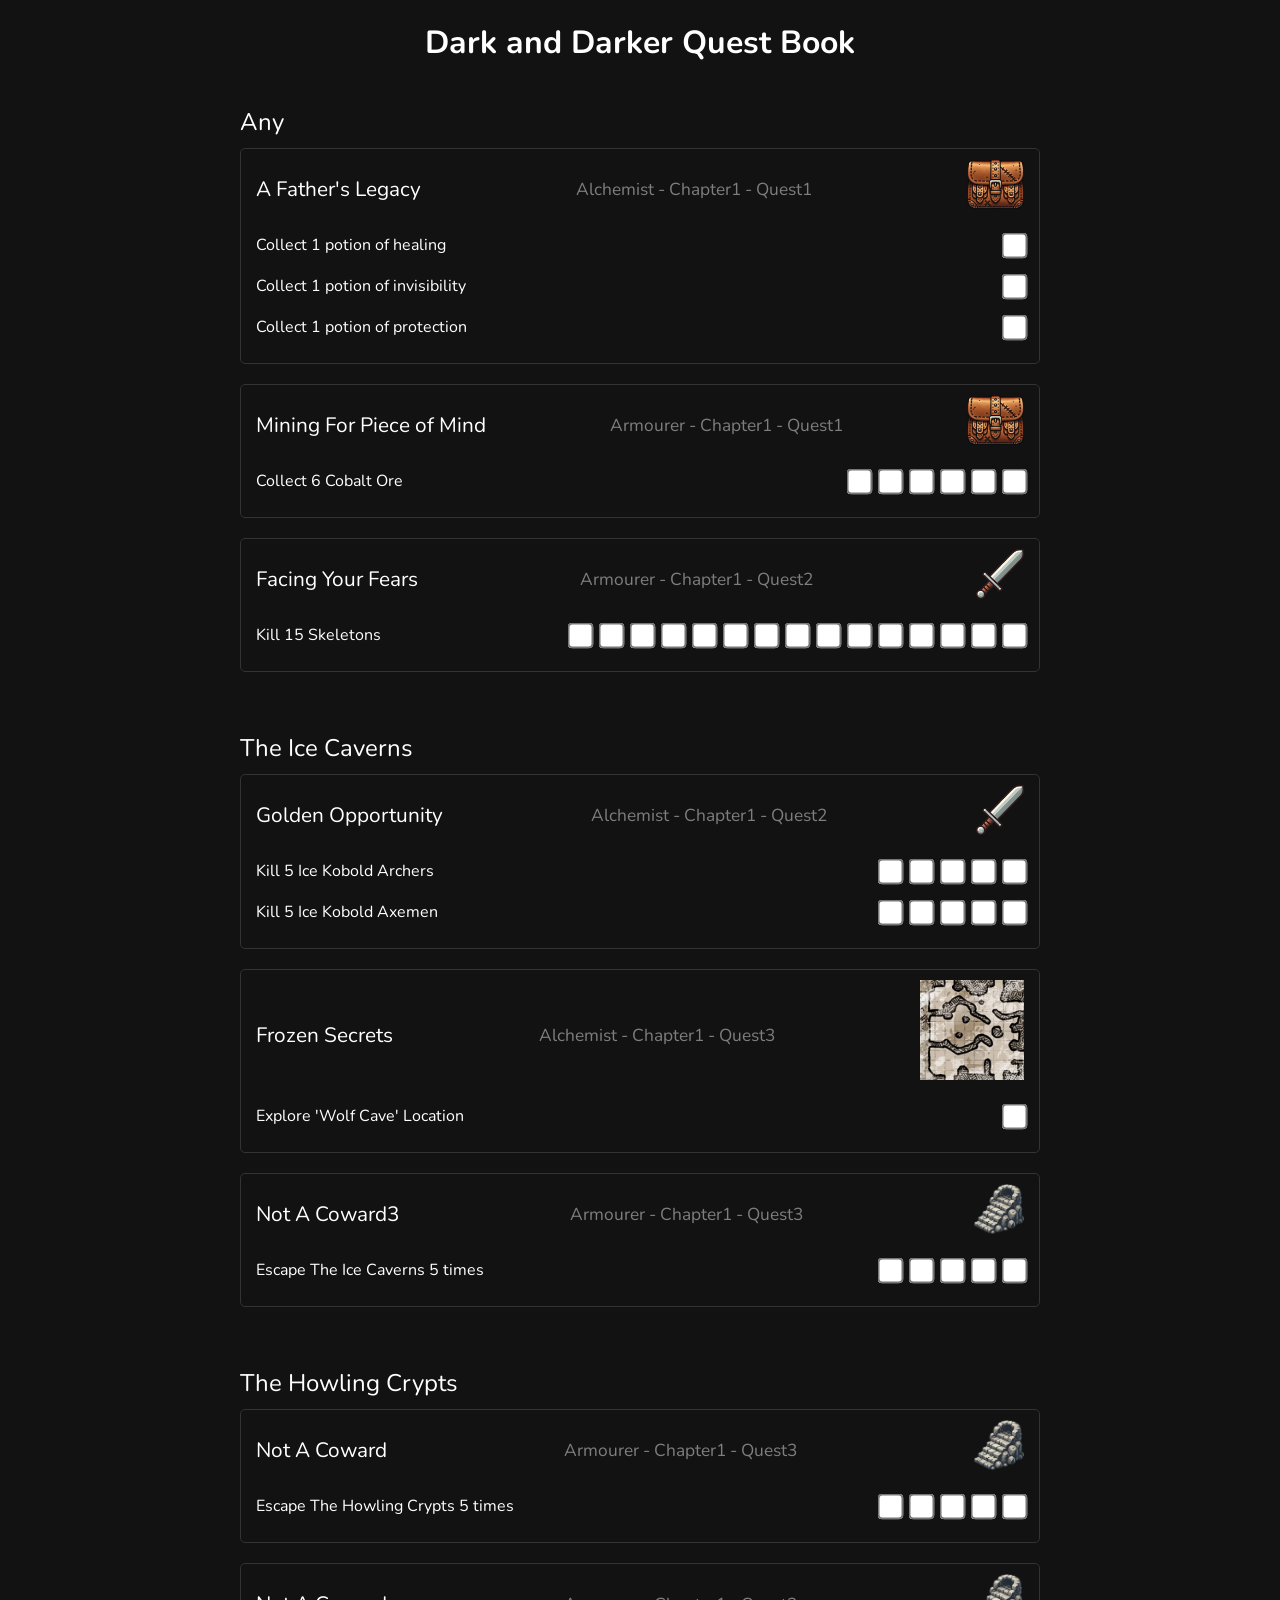
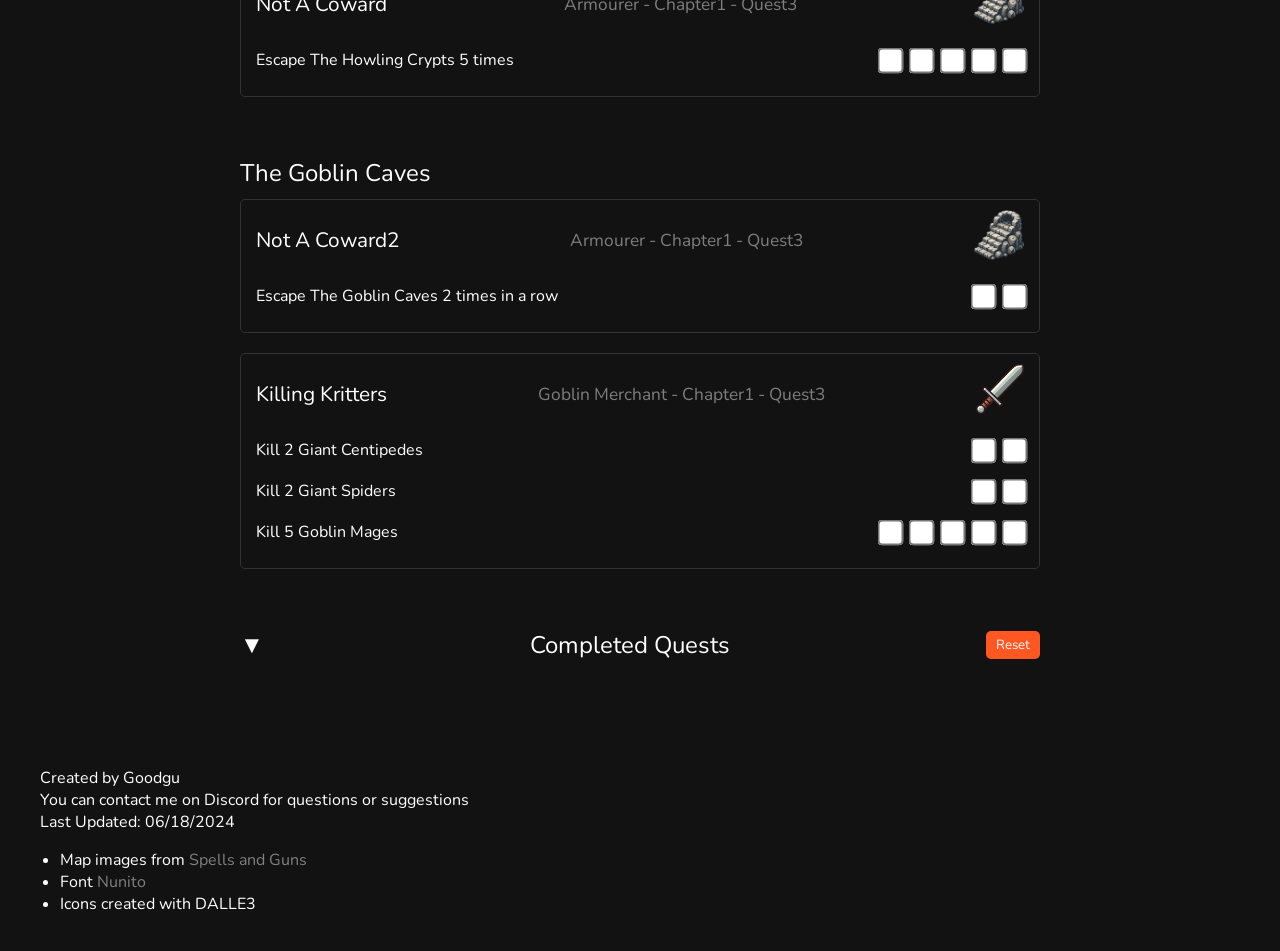
<file: index.html>
<!DOCTYPE html>
<html lang="en">

<head>
    <meta charset="UTF-8">
    <meta name="viewport" content="width=device-width, initial-scale=1.0">
    <title>D&D Quest Book</title>
    <link href="https://fonts.googleapis.com/css2?family=Nunito:wght@400;700&display=swap" rel="stylesheet">
    <link rel="stylesheet" href="styles.css">
</head>

<body>
    <header>
        <h1>Dark and Darker Quest Book</h1>
    </header>
    <main>
        <div id="quest-container">

            <!-- section for active quests -->
            <div id="quest-log"></div>

            <!-- section for completed quests -->
            <div class="dungeon" id="completed-quests-container">
                <div id="completed-quests-title" class="dungeon-title expandable-title">
                    <span class="dropdown-arrow">▼</span>
                    Completed Quests
                    <button id="reset-button">Reset</button>
                </div>
                <div id="completed-quests" class="completed-quests"></div>
            </div>
        </div>
    </main>

    <script src="Quest.js"></script>
    <script src="QuestsList.js"></script>
    <script src="QuestLog2.js"></script>

    <footer>
        <p style="margin-left: 20px;">
            Created by Goodgu<br>
            You can contact me on Discord for questions or suggestions<br>
            Last Updated: 06/18/2024
        </p>
        <ul>
            <li>Map images from <a href="https://darkanddarker.map.spellsandguns.com/map">Spells and Guns</a></li>
            <li>Font <a href="https://fonts.google.com/specimen/Nunito">Nunito</a></li>
            <li>Icons created with DALLE3</li>
        </ul>
    </footer>
</body>

</html>
</file>
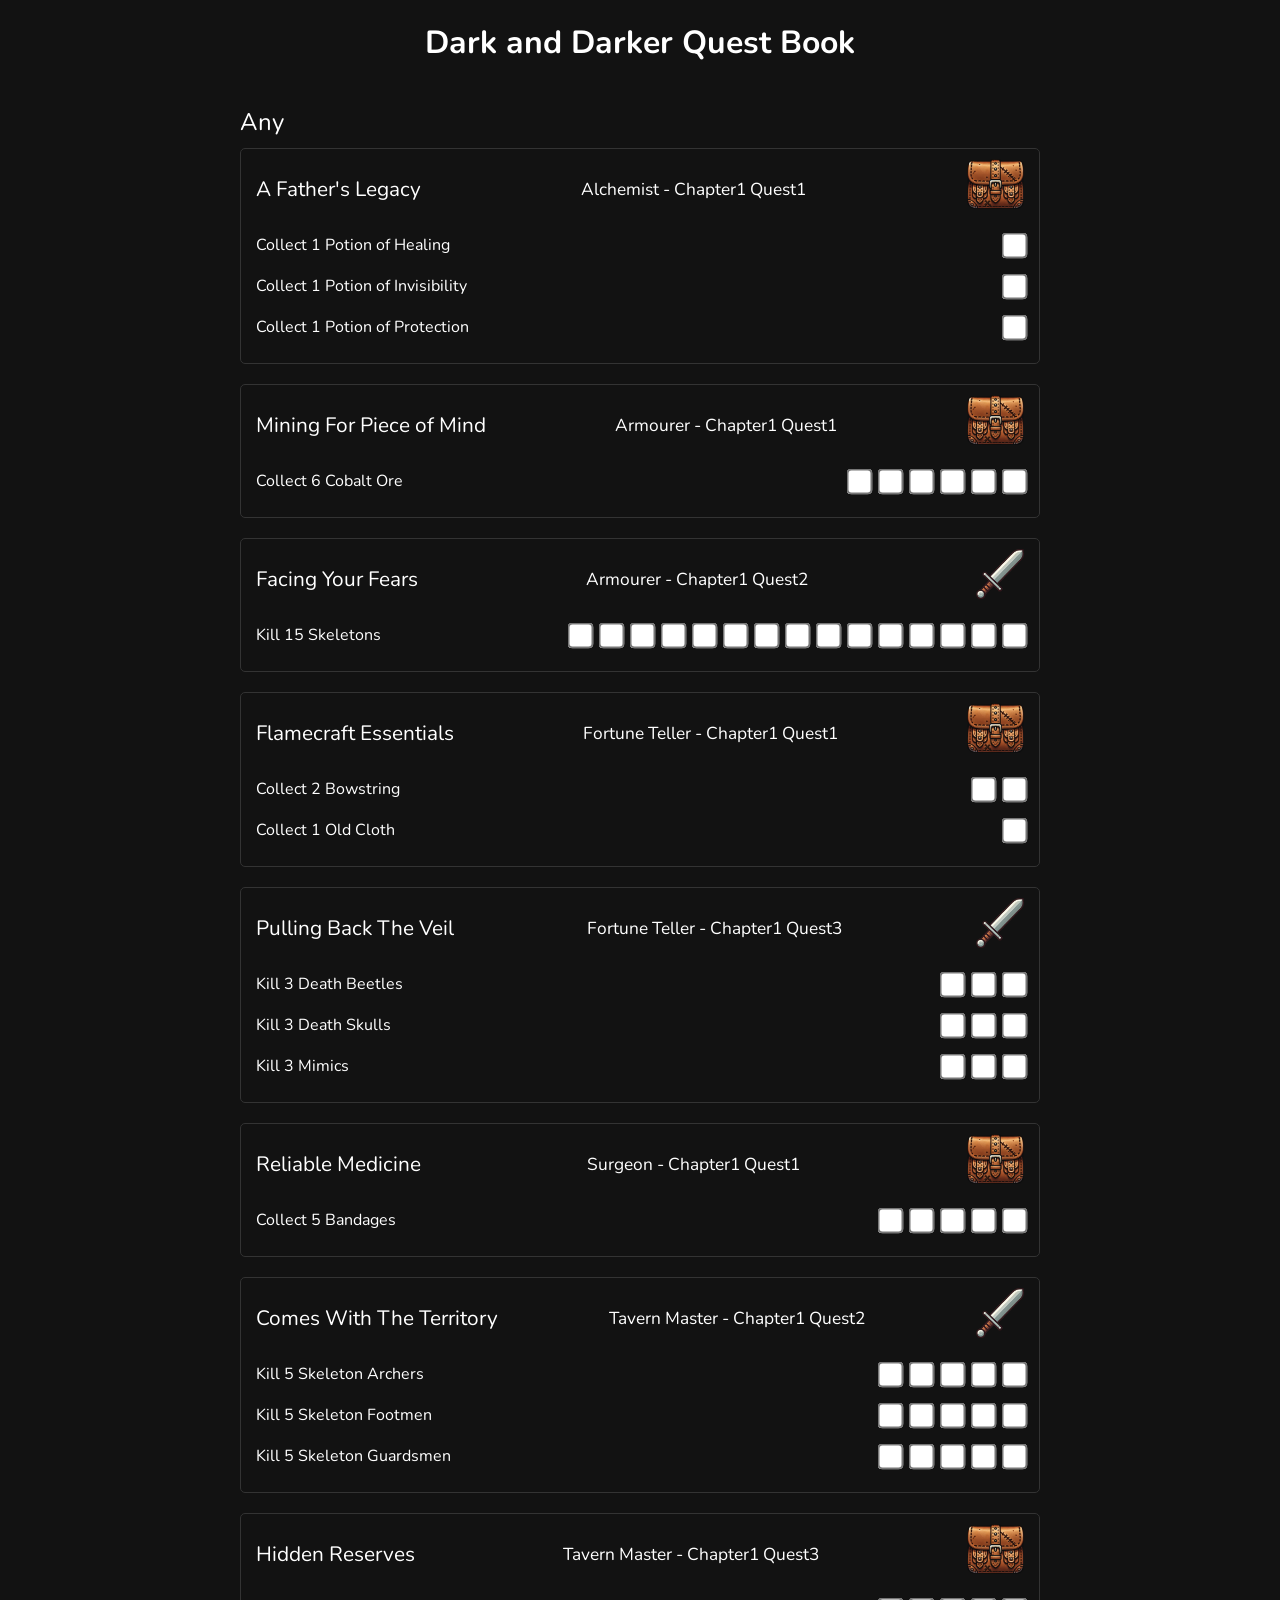
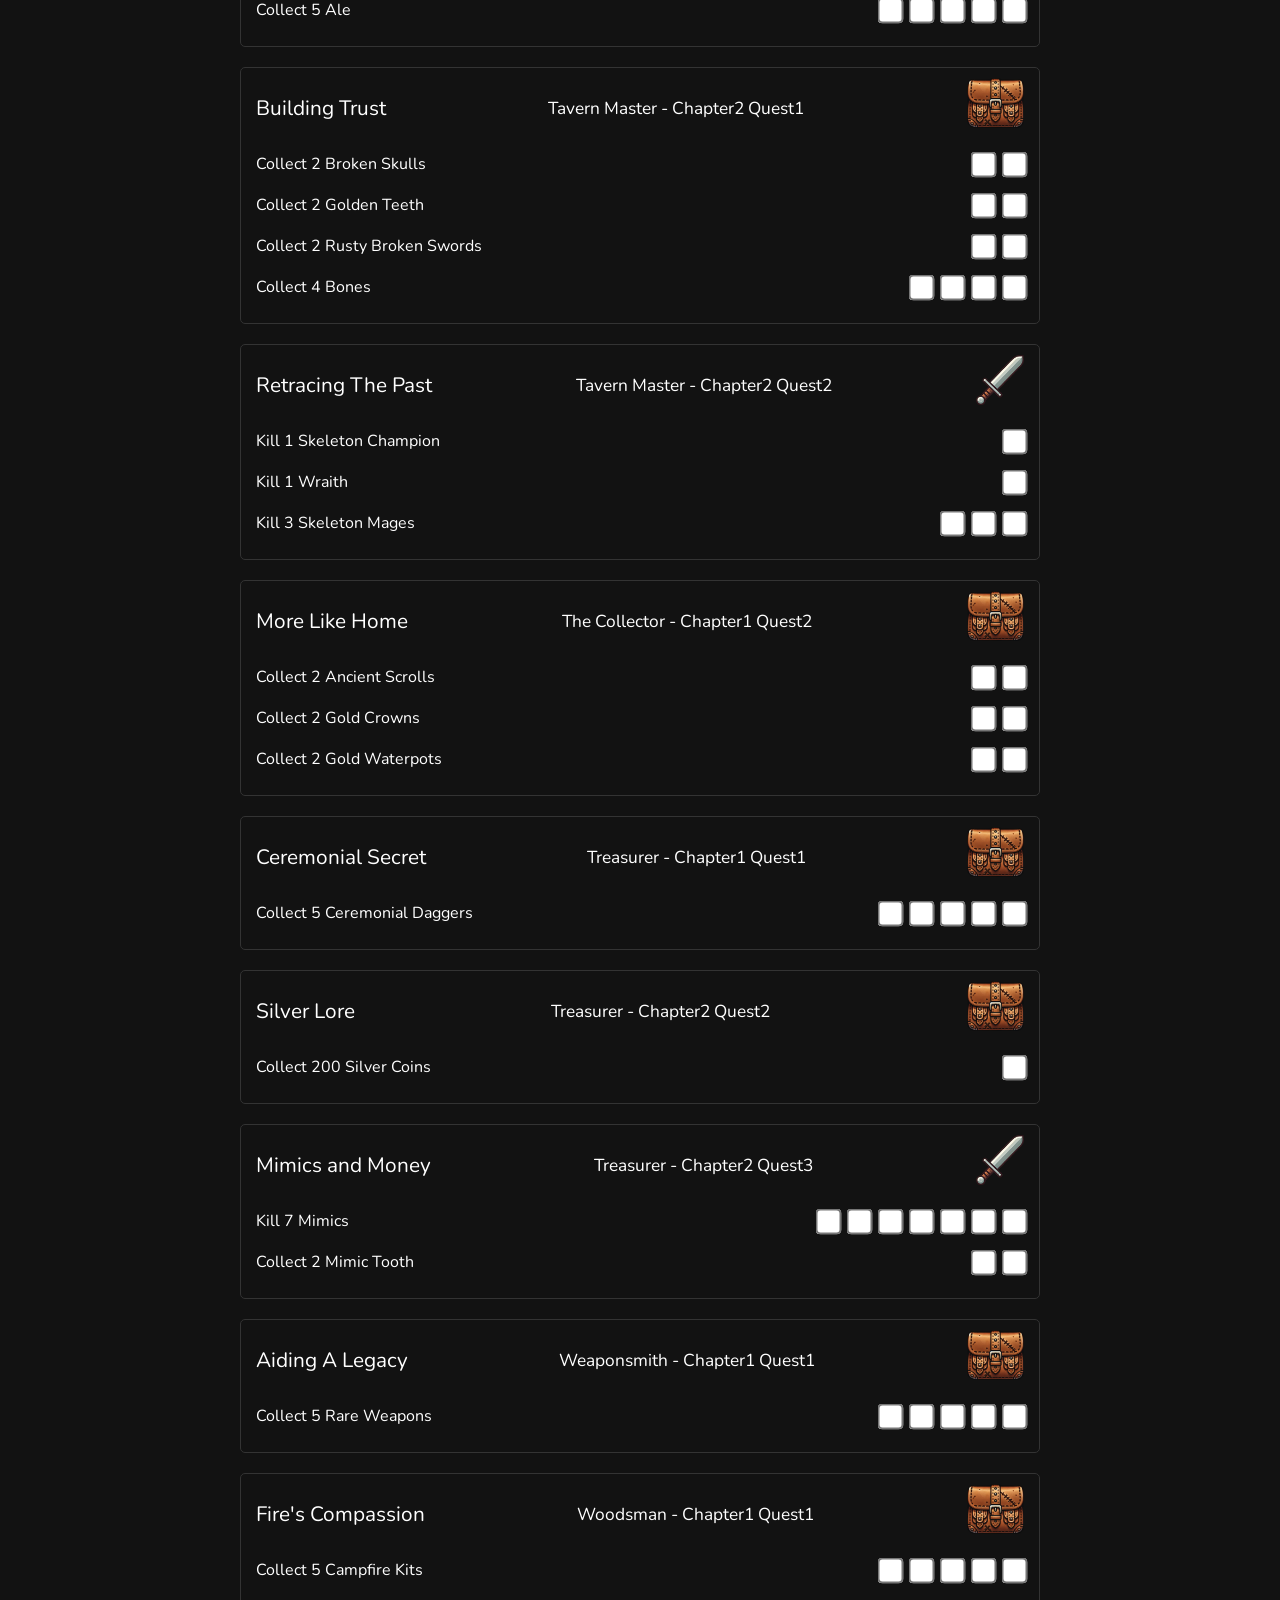
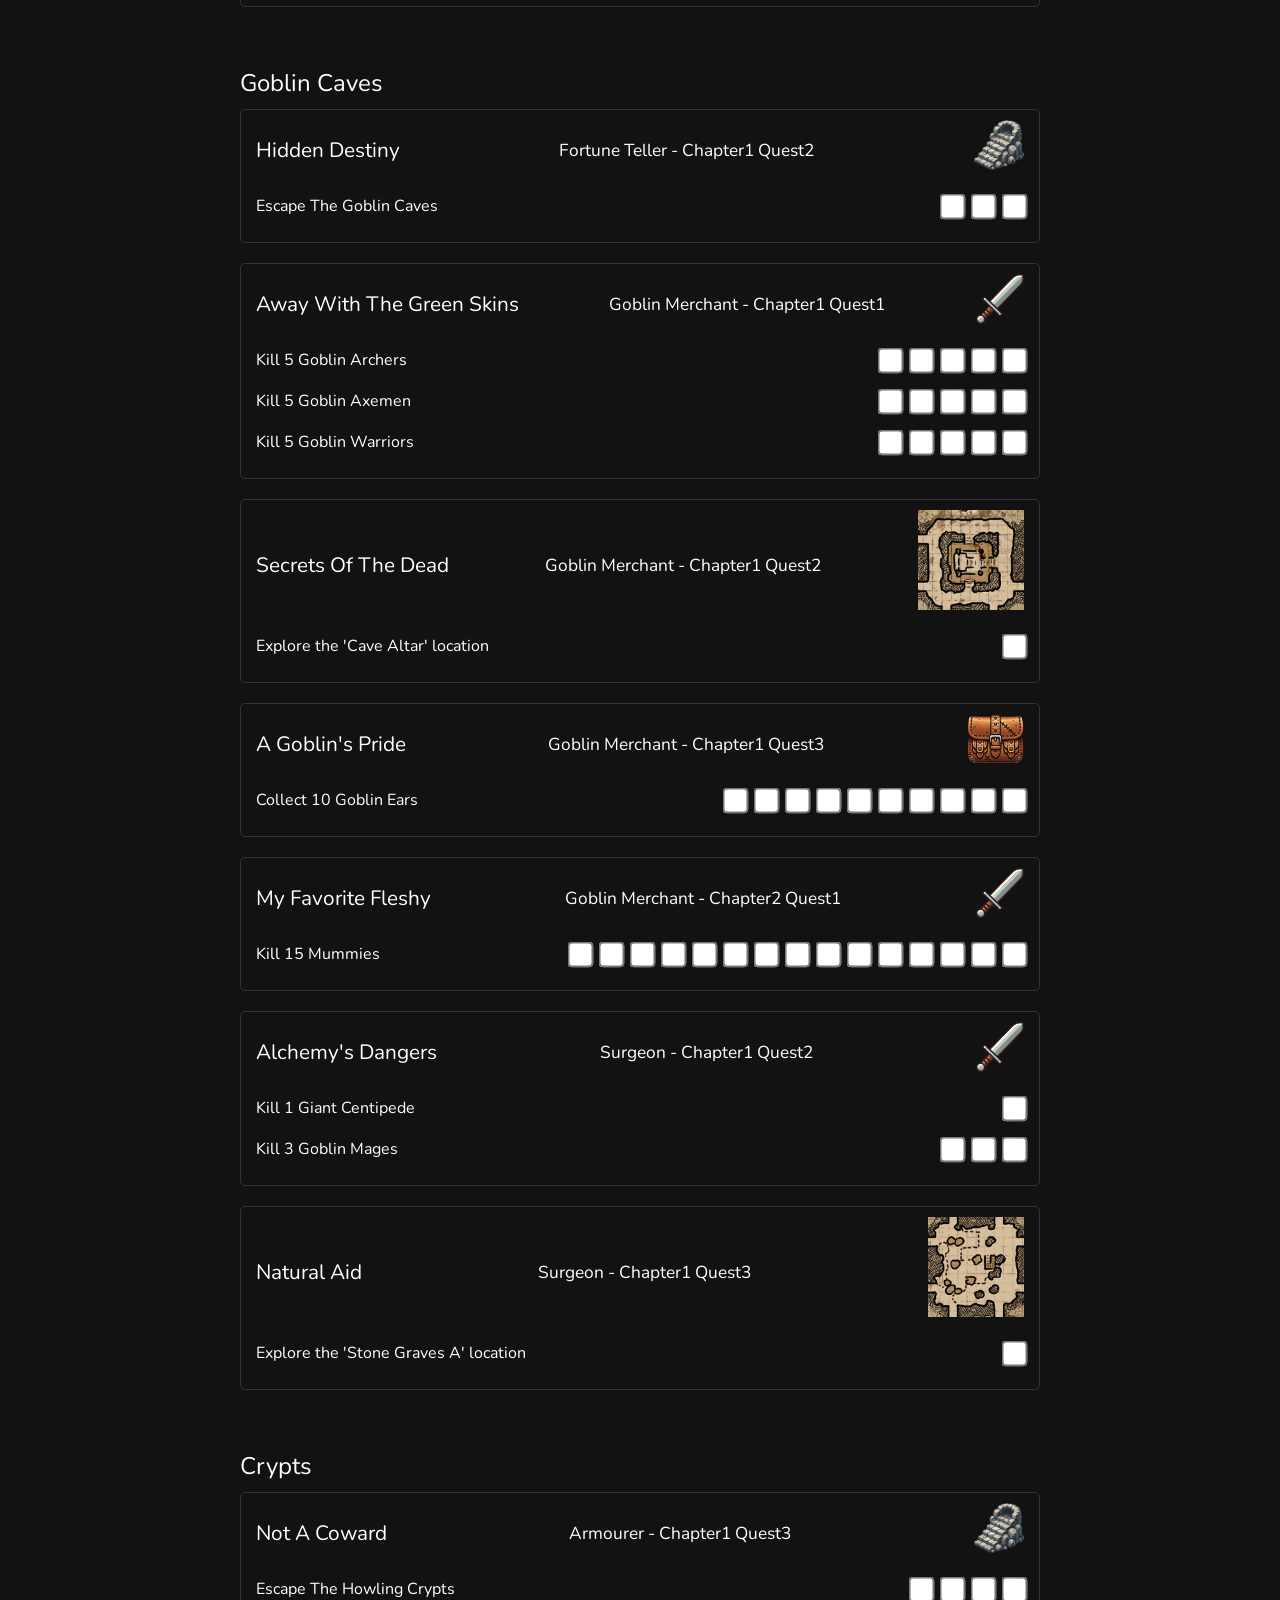
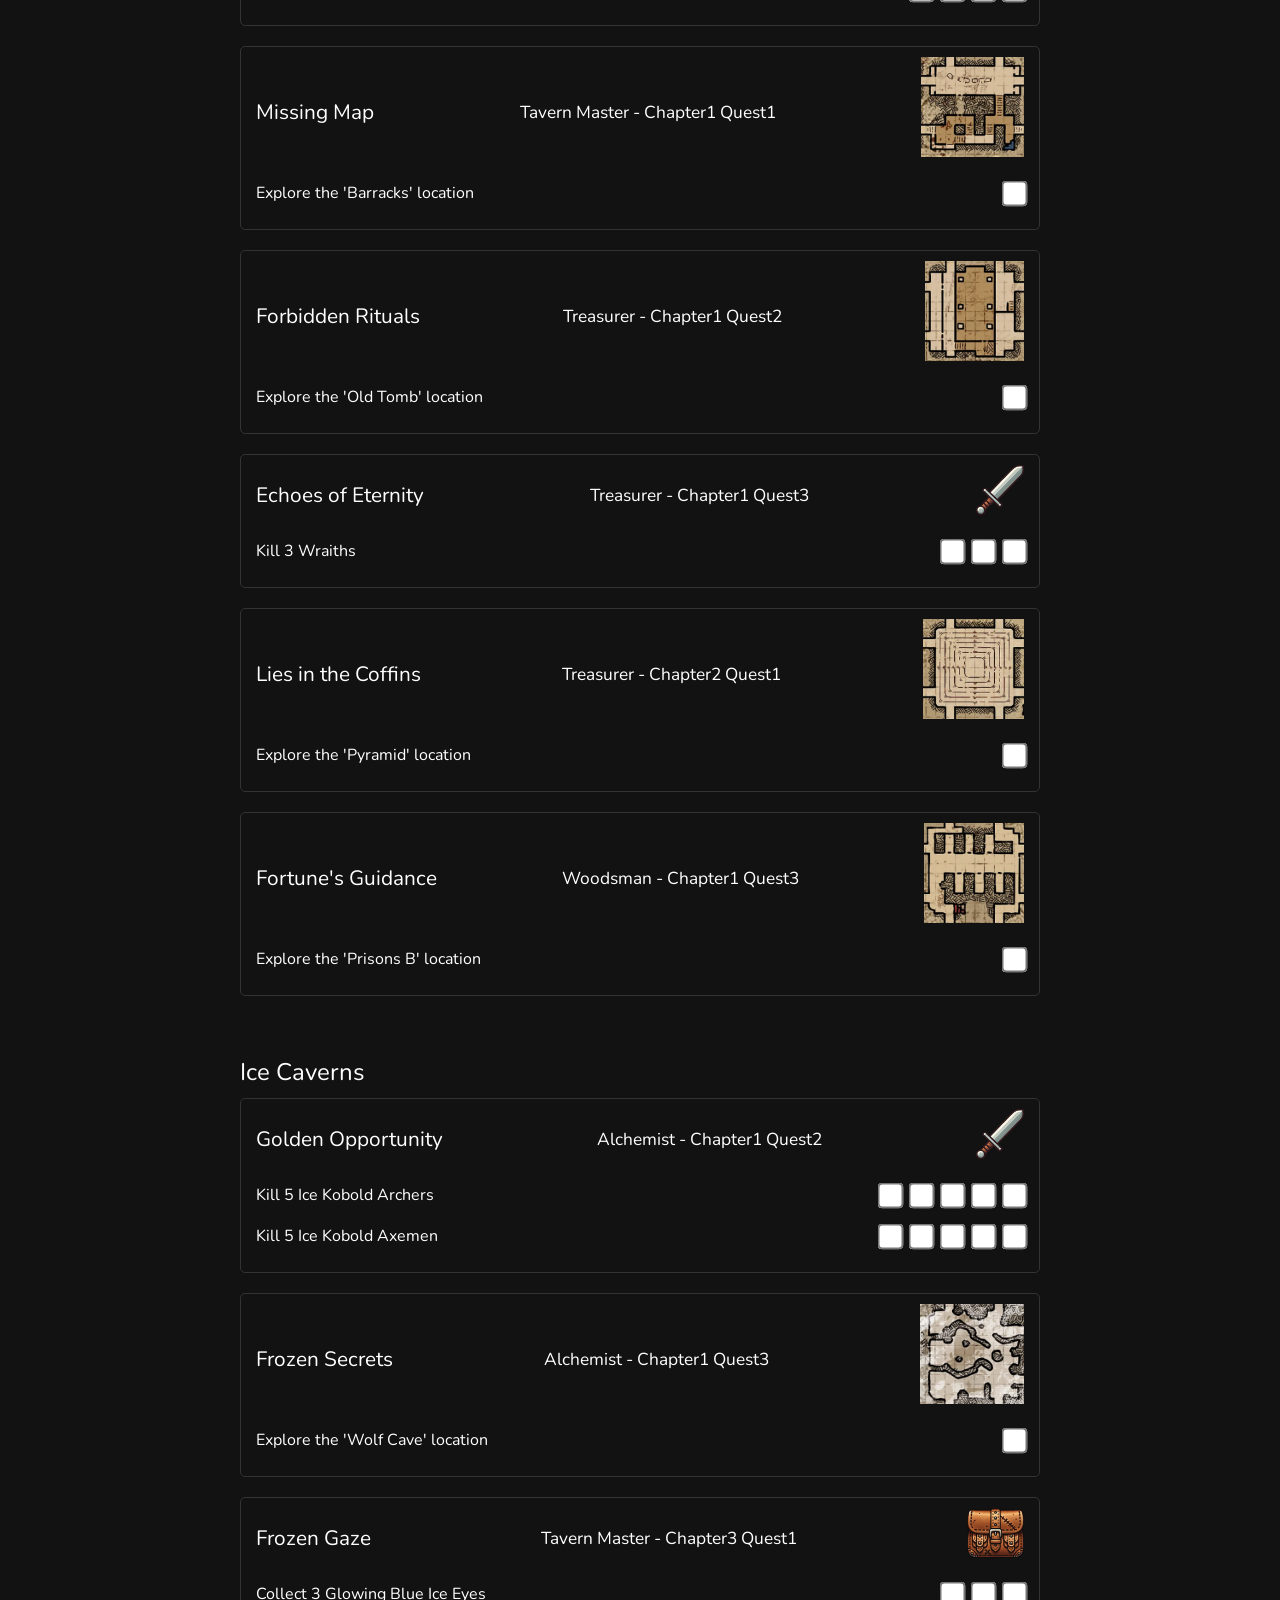
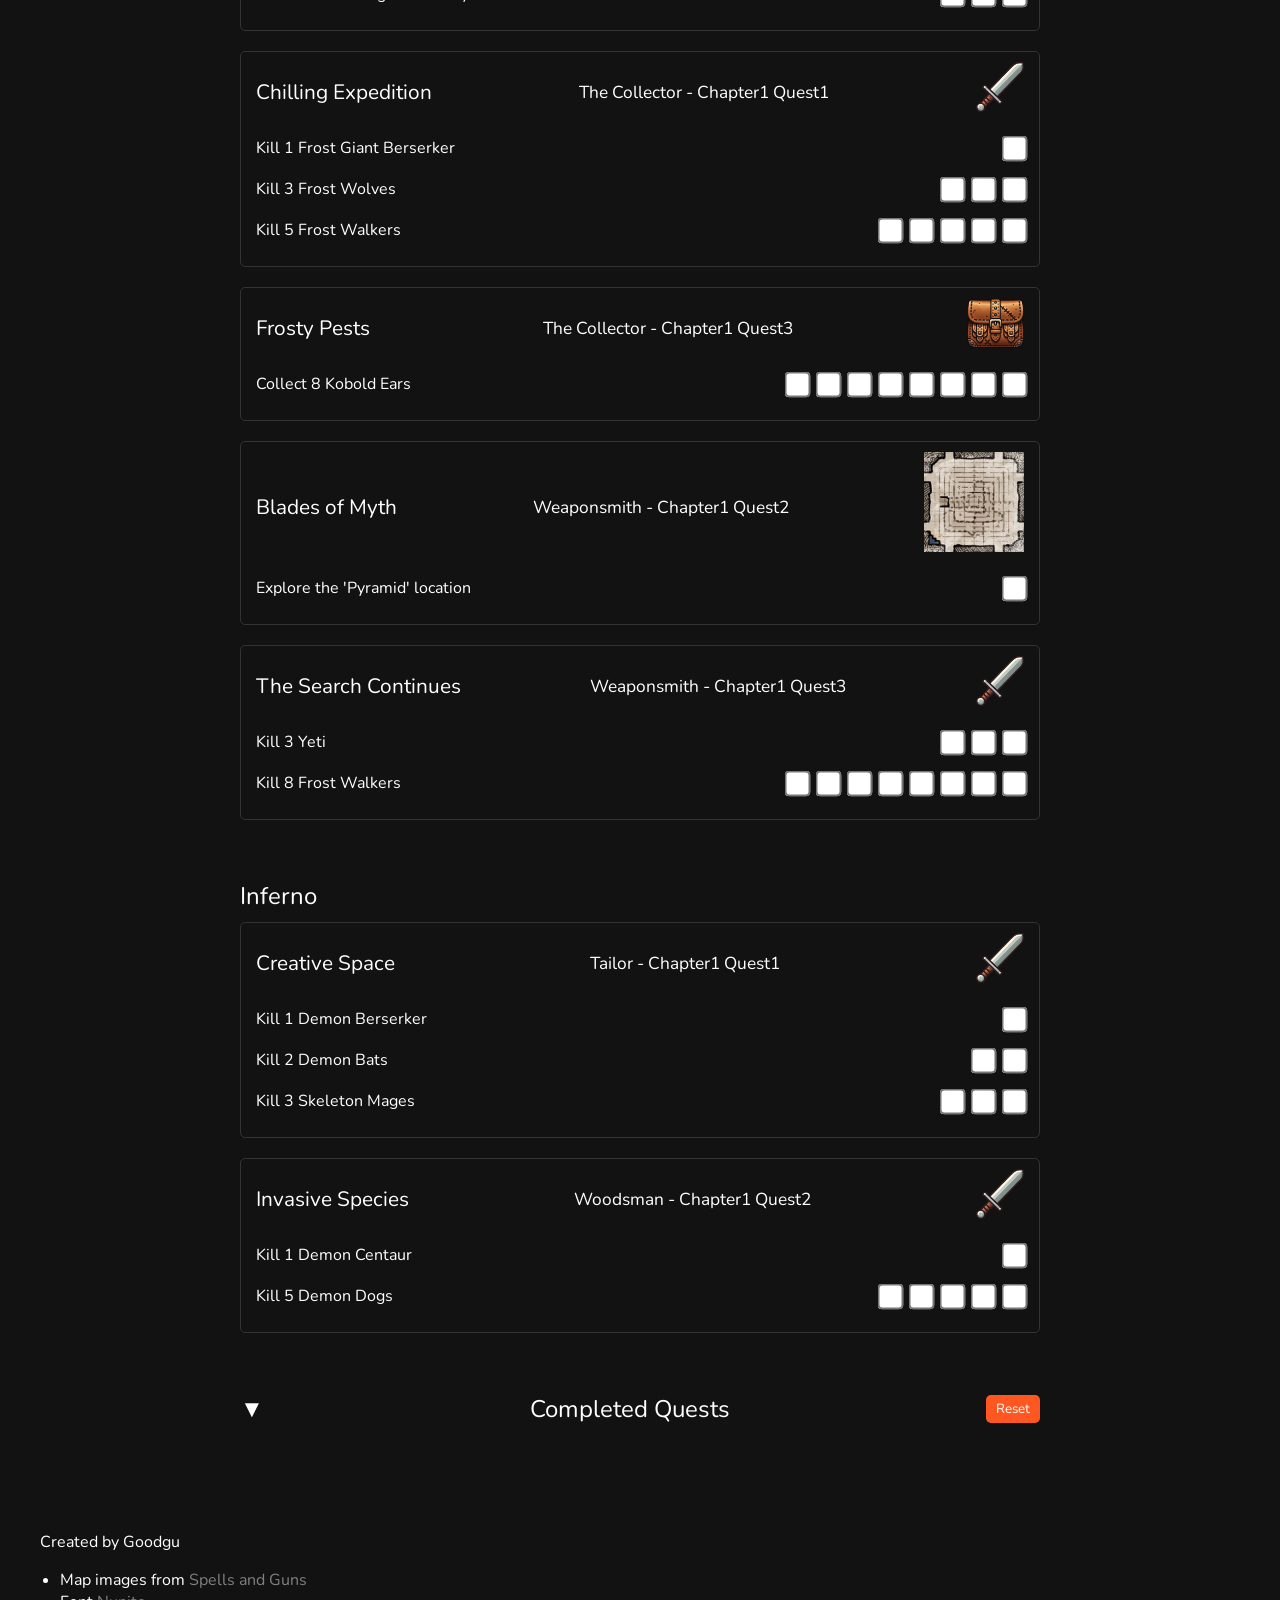
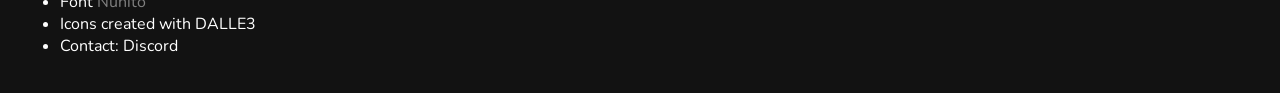
<file: QuestLog.html>
<!DOCTYPE html>
<html lang="en">

<head>
    <meta charset="UTF-8">
    <meta name="viewport" content="width=device-width, initial-scale=1.0">
    <title>D&D Quest Book</title>
    <link href="https://fonts.googleapis.com/css2?family=Nunito:wght@400;700&display=swap" rel="stylesheet">
    <link rel="stylesheet" href="styles.css">
</head>

<body>
    <header>
        <h1>Dark and Darker Quest Book</h1>
    </header>
    <main>
        <div id="quest-container">
            <div id="quest-log"></div>
            <div class="dungeon" id="completed-quests-container">
                <div id="completed-quests-title" class="dungeon-title expandable-title">
                    <span class="dropdown-arrow">▼</span>
                    Completed Quests
                    <button id="reset-button">Reset</button>
                </div>
                <div id="completed-quests" class="completed-quests"></div>
            </div>
        </div>
    </main>
    <script src="quests.js"></script>
    <script src="QuestLog.js"></script>
    <footer>
        <p style="margin-left: 20px;">Created by Goodgu</p>
        <ul>
            <li>Map images from <a href="https://darkanddarker.map.spellsandguns.com/map">Spells and Guns</a></li>
            <li>Font <a href="https://fonts.google.com/specimen/Nunito">Nunito</a></li>
            <li>Icons created with DALLE3</li>
            <li>Contact: Discord</li>
        </ul>
    </footer>
</body>

</html>
</file>
<file: styles.css>
html {
    background-color: #121212;
}

body {
    color: #ffffff;
    font-family: 'Nunito', sans-serif;
    margin: 0;
    display: flex;
    flex-direction: column;
    height: 100vh;
    background-color: #121212;
    min-width: 350px;
    /* overflow-x: hidden; */
}

header {
    flex: 0 0 auto;
    text-align: center;
}

main {
    flex: 1 0 auto;
    overflow-y: auto;
    display: flex;
    justify-content: center;
    padding: 20px;
    background-color: #121212;
}

#quest-container {
    width: 100%;
    max-width: 800px;
    background-color: #121212;
}

.dungeon {
    margin-bottom: 20px;
    padding-bottom: 20px;
}

.dungeon-title {
    font-size: 1.5em;
    margin-bottom: 10px;
    text-align: center;
    display: flex;
    justify-content: space-between;
    align-items: center;
}

.expandable-title {
    cursor: pointer;
}

.dropdown-arrow {
    margin-right: 10px;
    transition: transform 0.3s;
}

.quest {
    border: 1px solid #333;
    border-radius: 5px;
    margin-bottom: 20px;
    padding: 10px 15px;
    background-color: #121212;
}

.quest-title {
    font-size: 1.3em;
    margin-bottom: 0px;
    display: flex;
    justify-content: space-between;
    align-items: center;
}

.quest-icons {
    font-size: 1.5em;
}

.task-item {
    display: flex;
    justify-content: space-between;
    align-items: center;
    margin: 10px 0;
}

.task-checkboxes {
    display: block;
    text-align: right;
}

.task-checkbox {
    transform: scale(2);
    margin-top: 9px;
    margin-left: 15px;
    margin-bottom: 9px;
}

#reset-button {
    background-color: #ff5722;
    color: white;
    border: none;
    border-radius: 5px;
    padding: 5px 10px;
    cursor: pointer;
    font-family: 'Nunito', sans-serif;
}

footer {
    flex: 0 0 auto;
    padding: 20px;
    color: #ffffff;
    background-color: #121212;
}

/* width */
::-webkit-scrollbar {
    width: 25px;
  }
  
  /* Track */
  ::-webkit-scrollbar-track {
    box-shadow: inset 0 0 5px grey;
    border-radius: 10px;
  }
  
  /* Handle */
  ::-webkit-scrollbar-thumb {
    background: rgb(106, 106, 106);
    border-radius: 10px;
  }

a {
    color: grey;
    text-decoration: none;
}

a:hover {
    text-decoration: underline;
}
</file>
